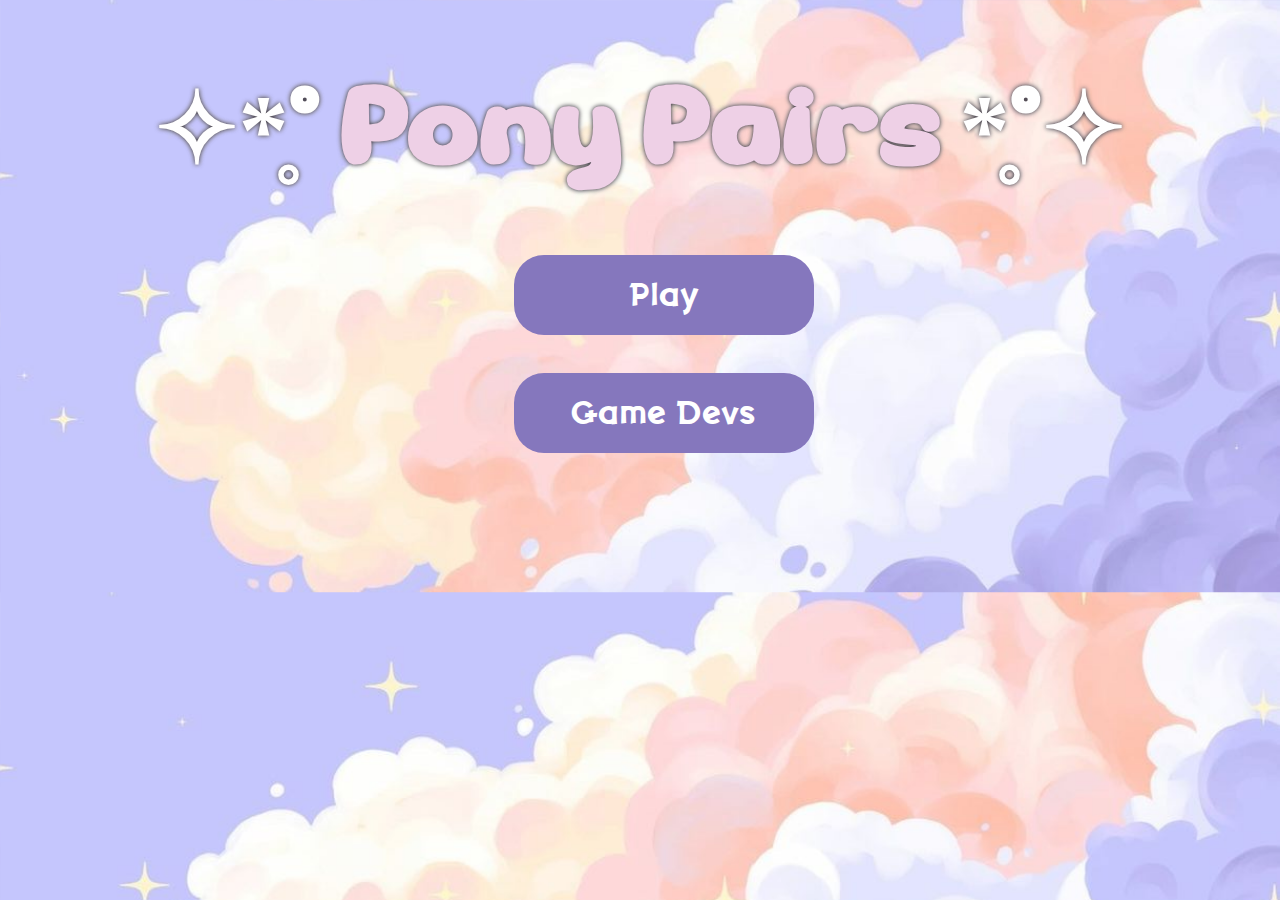
<file: CS3_SA_ALOYAN_GALANG_DAVID/index.html>
<!DOCTYPE html>
<html lang="en">
<head>
    <meta charset="UTF-8">
    <meta name="viewport" content="width=device-width, initial-scale=1.0">
    <title>Index</title>
    <link rel="stylesheet" href="index.css">
    <style>
        body {
            font-family: theren;
            text-align: center;
            background-image: url('indexbg.png');
            background-size: cover;
            background-repeat: repeat;
        }

        @font-face {
            font-family: hexenkotel;
            src: url('TherenRegular-vmrnE.ttf');
        }

        @font-face {
            font-family: theren;
            src: url('Hexenkotel.otf');
        }

        img {
            transition: opacity 0.7s ease-out;
        }
    </style>
</head>
<body>
    <h1><span style="color: white;">✧*̥˚</span> Pony Pairs <span style="color: white;">*̥˚✧</span></h1>
    <a href="game1.html" class="button" onclick="startGame()">Play</a>
    <a href="Devs.html" class="button">Game Devs</a>
</body>
</html>
</file>
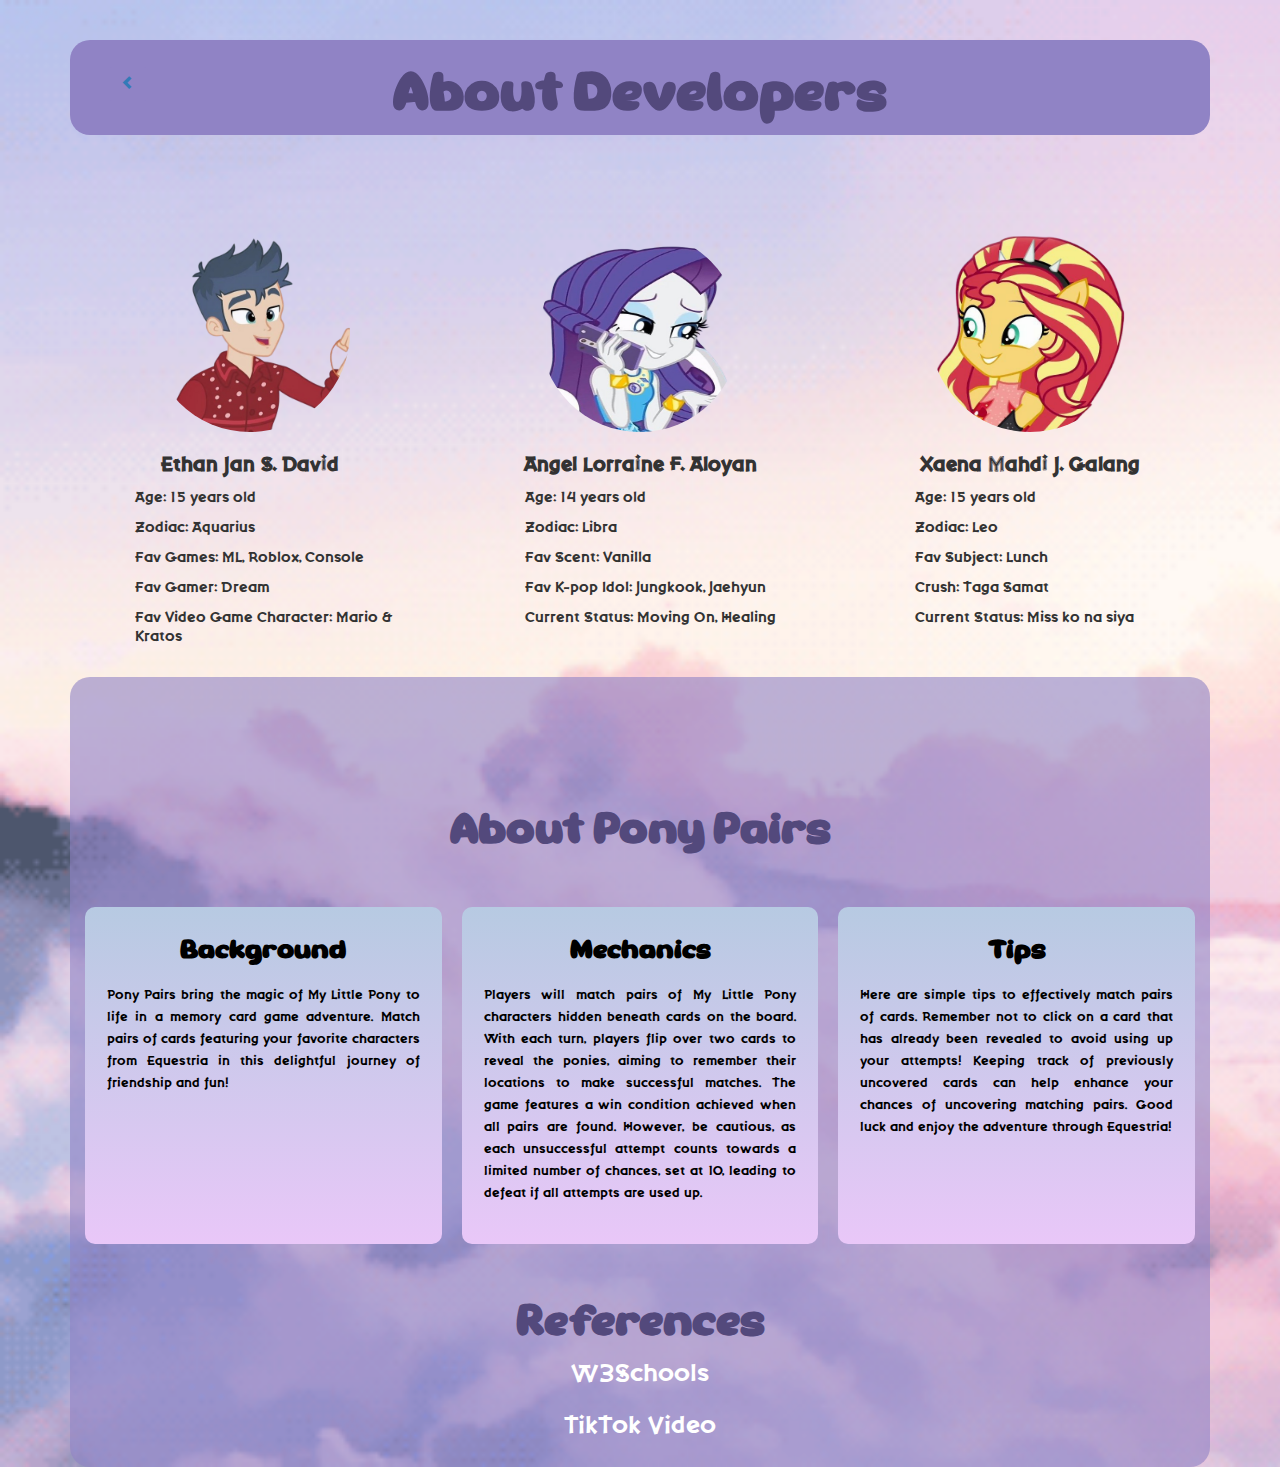
<file: CS3_SA_ALOYAN_GALANG_DAVID/Devs.html>
<!DOCTYPE html>
<html lang="en">
<head>
    <meta charset="UTF-8">
    <meta name="viewport" content="width=device-width, initial-scale=1.0">
    <title>About Developers</title>
    <link rel="stylesheet" href="devs.css">
    <link rel="stylesheet" href="https://maxcdn.bootstrapcdn.com/bootstrap/3.4.1/css/bootstrap.min.css">
    <script src="https://ajax.googleapis.com/ajax/libs/jquery/3.7.1/jquery.min.js"></script>
    <script src="https://maxcdn.bootstrapcdn.com/bootstrap/3.4.1/js/bootstrap.min.js"></script>
    <style>
        body {
            background-image: url('bgabtus.gif');
            background-repeat: no-repeat;
            background-size: cover;
            font-family: hexenkotel;
        }

        @font-face {
            font-family: hexenkotel;
            src: url('Hexenkotel.otf');
        }

        @font-face {
            font-family: theren;
            src: url('TherenRegular-vmrnE.ttf');
        }
    </style>
</head>
<body>
    <div class="container text-center font">
        <br>
        <br>
        <div class="textstyle">
            <div class="container col-sm-1">
                <a class="btn btn-secondary" href="index.html" style="background-color: rgb(144, 131, 197);"><span class="glyphicon glyphicon-chevron-left"></span></a>
            </div>
            <h1 class="head2">About Developers</h1>
        </div>
        <br><br>
        <div class="row">
            <div class="col-sm-4">
                <img src="ethanol.png" class="img-circle person" alt="Image" height="200" width="200">
                <h3><strong>Ethan Jan S. David</strong></h3>
                <h4>Age: 15 years old</h4>
                <h4>Zodiac: Aquarius</h4>
                <h4>Fav Games: ML, Roblox, Console</h4>
                <h4>Fav Gamer: Dream</h4>
                <h4>Fav Video Game Character: Mario & Kratos</h4>
            </div>
            <div class="col-sm-4">
                <img src="Angel.png" class="img-circle person" alt="Image" height="200" width="200">
                <h3><strong>Angel Lorraine F. Aloyan</strong></h3>
                <h4>Age: 14 years old</h4>
                <h4>Zodiac: Libra</h4>
                <h4>Fav Scent: Vanilla</h4>
                <h4>Fav K-pop Idol: Jungkook, Jaehyun</h4>
                <h4>Current Status: Moving On, Healing</h4>
            </div>
            <div class="col-sm-4">
                <img src="Madhi.png" class="img-circle person" alt="Image" height="200" width="200">
                <h3><strong>Xaena Mahdi J. Galang</strong></h3>
                <h4>Age: 15 years old</h4>
                <h4>Zodiac: Leo</h4>
                <h4>Fav Subject: Lunch</h4>
                <h4>Crush: Taga Samat</h4>
                <h4>Current Status: Miss ko na siya</h4>
            </div>
        </div>
        <br>
        <div class="tipsbox">
            <section class="abt">
                <h1 class="head">About Pony Pairs</h1>
                <div class="row">
                    <div class="about-col">
                        <h3 class="he3">
                            Background
                        </h3>
                        <p>Pony Pairs bring the magic of My Little Pony to life in a memory card game adventure. Match pairs of cards featuring your favorite characters from Equestria in this delightful journey of friendship and fun!</p>
                    </div>
                    <div class="about-col">
                        <h3 class="he3">
                            Mechanics
                        </h3>
                        <p>Players will match pairs of My Little Pony characters hidden beneath cards on the board. With each turn, players flip over two cards to reveal the ponies, aiming to remember their locations to make successful matches. The game features a win condition achieved when all pairs are found. However, be cautious, as each unsuccessful attempt counts towards a limited number of chances, set at 10, leading to defeat if all attempts are used up.</p>
                    </div>
                    <div class="about-col">
                        <h3 class="he3">
                            Tips
                        </h3>
                        <p>Here are simple tips to effectively match pairs of cards. Remember not to click on a card that has already been revealed to avoid using up your attempts! Keeping track of previously uncovered cards can help enhance your chances of uncovering matching pairs. Good luck and enjoy the adventure through Equestria!</p>
                    </div>
                </div>
                <h1 class="ha">References</h1>
                <p class="pro"><a class="pros" href="https://www.w3schools.com">W3Schools</a></p>
                <p class="pro"><a class="pros" href="https://www.tiktok.com/@alphatechin.id/video/7258612171985276165">TikTok Video</a></p>
            </section>
        </div>
    </div>
</body>
</html>
</file>
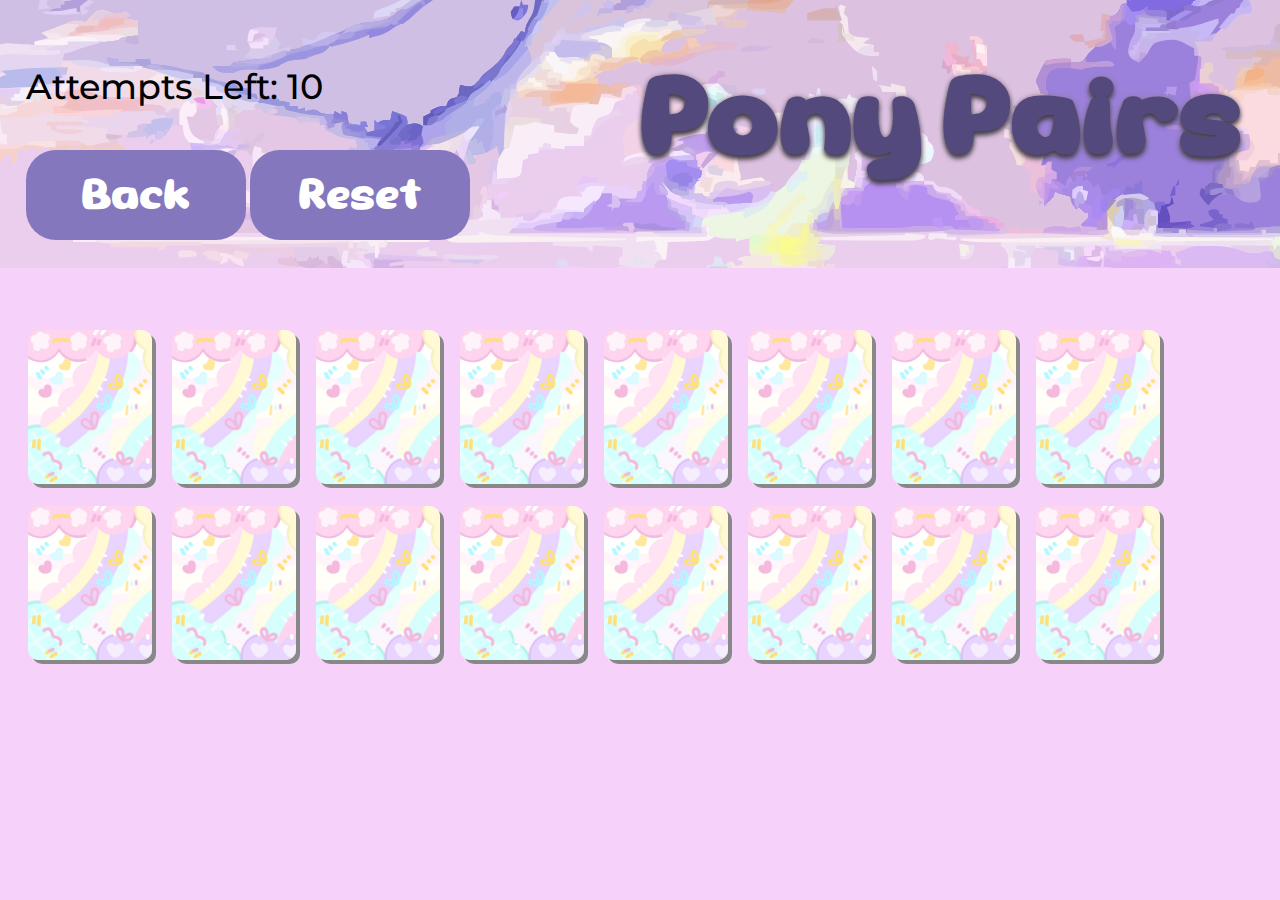
<file: CS3_SA_ALOYAN_GALANG_DAVID/game1.html>
<!DOCTYPE html>
<html lang="en">
<head>
    <meta charset="UTF-8">
    <meta name="viewport" content="width=device-width, initial-scale=1.0">
    <title>Memory Card Game</title>
    <link rel="preconnect" href="https://fonts.googleapis.com">
    <link rel="preconnect" href="https://fonts.gstatic.com" crossorigin>
    <link href="https://fonts.googleapis.com/css2?family=Montserrat:ital,wght@0,100..900;1,100..900&display=swap" rel="stylesheet">
    <link rel="stylesheet" href="game1.css">
    <script>
        var attempts = 0;
        var maxAttempts = 10;
        var flippedCards = [];
        var matchedCards = 0;
        var cards = [
            'twilight.jpg', 'rdash.jpg', 'pie.jpg', 'rarity.jpg',
            'aj.jpg', 'fluttershy.jpg', 'celes.jpg', 'luna.jpg',
            'twilight.jpg', 'rdash.jpg', 'pie.jpg', 'rarity.jpg',
            'aj.jpg', 'fluttershy.jpg', 'celes.jpg', 'luna.jpg'
        ];
    
        function shuffleCards() {
            for (var i = cards.length - 1; i > 0; i--) {
                var j = Math.floor(Math.random() * (i + 1));
                var temp = cards[i];
                cards[i] = cards[j];
                cards[j] = temp;
            }
        }
    
        function createBoard() {
            shuffleCards();
            var gameBoard = document.getElementById('gameBoard');
            var index = 0;
            for (var i = 0; i < 2; i++) {
                var row = document.createElement('tr');
                for (var j = 0; j < 8; j++) {
                    var card = document.createElement('td');
                    card.className = 'card';
                    card.dataset.index = index;
                    card.onclick = flipCard;
                    row.appendChild(card);
                    index++;
                }
                gameBoard.appendChild(row);
            }
            updateAttemptsDisplay();
        }
    
        function flipCard() {
            if (flippedCards.length < 2 && !this.classList.contains('flipped')) {
                this.style.background = 'url(' + cards[this.dataset.index] + ') no-repeat';
                this.style.backgroundSize = 'cover';
                this.classList.add('flipped');
                flippedCards.push(this);
    
                if (flippedCards.length === 2) {
                    setTimeout(checkMatch, 1000);
                }
            }
        }
    
        function checkMatch() {
            var card1 = flippedCards[0];
            var card2 = flippedCards[1];
            if (cards[card1.dataset.index] === cards[card2.dataset.index]) {
                card1.onclick = null;
                card2.onclick = null;
                matchedCards += 2;
                if (matchedCards === cards.length) {
                    alert('Congratulations! You won!');
                    resetGame();
                }
            } else {
                card1.style.background = 'url(cover.jpg) no-repeat';
                card2.style.background = 'url(cover.jpg) no-repeat';
                card1.style.backgroundSize = 'cover';
                card2.style.backgroundSize = 'cover';
                card1.classList.remove('flipped');
                card2.classList.remove('flipped');
                attempts++;
                updateAttemptsDisplay();
            }
            flippedCards = [];
            if (attempts >= maxAttempts) {
                gameOver();
            }
        }
    
        function gameOver() {
            alert("You lost! Click OK to restart.");
            resetGame();
        }
    
        function resetGame() {
            attempts = 0;
            matchedCards = 0;
            flippedCards = [];
            var gameBoard = document.getElementById('gameBoard');
            gameBoard.innerHTML = '';
            createBoard();
        }
    
        function updateAttemptsDisplay() {
            document.getElementById('attemptsLeftNo').innerText = maxAttempts - attempts;
        }
    
        window.onload = createBoard;
    </script>
    <style>
        @font-face {
            font-family: hexenkotel;
            src: url('TherenRegular-vmrnE.ttf');
        }
        .card {
            width: 120px;
            height: 150px;
            margin: 10px;
            padding: 2px;
            border: none;
            border-radius: 10px;
            box-shadow: 4px 4px #888888;
            display: inline-block;
            background: url('cover.jpg') no-repeat;
            background-size: cover;
            cursor: pointer;
            transition: transform 0.5s ease;
        }

        .card.flipped {
            transform: rotateY(180deg);
        }

        .jumbotron {
            background-image: url('jumbo.svg');
            background-size: cover;
            background-position: center;
            height: 250px;
            padding-top: 20px;
            margin-top: -10px;
            margin-left: -10px;
            margin-right: -8px;
        }
    </style>
</head>
<body>
    <div class="jumbotron">
        <h1>Pony Pairs</h1>
        <p id="attemptsLeft">Attempts Left: <span id="attemptsLeftNo"></span></p>
        <div class="buttons">
            <button onclick="history.back()">Back</button>
            <button onclick="resetGame()">Reset</button>
        </div>
    </div>
    <div id="gameContainer">
        <table id="gameBoard"></table>
    </div>
</body>
</html>
</file>
<file: CS3_SA_ALOYAN_GALANG_DAVID/index.css>
#game-image {
  margin-top: auto;
}

h1{
    font-family: hexenkotel;
    font-size: 100px;
    font-weight: bold;
    color:#eed0e6;
    text-shadow: 0 0 5px #27212c, 0 0 5px #e0e0e0;
}

.button {
    display: block;
    width: 300px;
    height: 80px;
    margin-left: 40%;
    margin-top: 3%;
    background-color: rgb(133, 119, 189);
    color: white;
    border: none;
    border-radius: 30px;
    font-size: 40px;
    cursor: pointer;
    transition: background-color 0.3s;
    animation-play-state: paused;
    text-decoration: none;
    line-height: 80px;
}

.button:hover {
  background-color: rgb(144, 131, 197);
  animation: buttonHover 0.5s infinite alternate;
}

@keyframes buttonHover {
    0% {
        transform: translateY(0);
    }
    100% {
        transform: translateY(-10px);
    }
}

.game-button {
    display: none;
}

.loading-screen {
    position: fixed;
    top: 0;
    left: 0;
    width: 100%;
    height: 95%;
    display: flex;
    justify-content: center;
    align-items: center;
    z-index: 1;
    animation: fade 1.2s ease-in-out forwards;
}

.loading-screen img {
  min-width: 100%;
}

@keyframes fade {
    0% {
        opacity: 0;
    }
    100% {
        opacity: 1;
    }
}
</file>
<file: CS3_SA_ALOYAN_GALANG_DAVID/devs.css>
.textstyle{
    background-color: rgb(144, 131, 197);
    color:aliceblue;
    font-weight: bold;
    border-radius: 20px;
    width: auto;
    height: auto;
    padding: 5px 100px 5px 15px;
    font-size: 50px;
}

.btn-secondary {
    font-size: 30px;
    padding: 20px 30px; 
}

.ha{
    font-size: 40px;
    font-weight: 600;
    font-family: theren;
    margin-top: 50px;
    color:rgb(83, 73, 124);
}

.pro{
    color: #000000;
    font-size: 30px;
    font-weight: 300;
    padding: 10px;
    text-align: center;
  }

  .pros{
    color:rgb(255, 255, 255)
  }
  .pros:hover{
    color:rgb(53, 49, 70);
    text-decoration: none;
  }

h4{
    text-align: left;
    margin-left: 65px;
}

.tipsbox{
    background-color: rgba(144, 131, 197, 0.603);
    color:rgb(0, 0, 0);
    font-weight: bold;
    border-radius: 20px;
    width: auto;
    height: auto;
    padding:10px;
    font-size: 50px;
}
img:hover {
    background-color:rgb(136, 80, 188);
}
/*about*/
.abt {
    width: 100%;
    margin: auto;
    text-align: center;
    padding-top: 100px;
  }
  
  
  .head{
    font-size: 40px;
    font-weight: 600;
    font-family: theren;
    color:rgb(83, 73, 124);
  }

  .head2{
    font-size: 50px;
    font-weight: 600;
    font-family: theren;
    color:rgb(83, 73, 124);
  }
  
  p {
    color: #000000;
    font-size: 16px;
    font-weight: 300;
    line-height: 22px;
    padding: 10px;
    margin-left: 10px;
    text-align: justify;
  }
  
  .row {
    margin-top: 5%;
    display: flex;
    justify-content: space-between;
  }
  
  .about-col {
    flex-basis: 31%;
    background-image: linear-gradient(rgb(183, 202, 226), rgb(233, 199, 248));
    border-radius: 10px;
    margin-bottom: 5px;
    padding: 20px 12px;
    box-sizing: border-box;
  }
  
  .about-col img {
    object-fit: contain;
    width: 100px;
    height: 200px;
  }
  
  .he3{
    text-align: center;
    font-family: theren;
    font-weight: 600;
    margin: 10px 0;
    font-size: 24px;
  }
  
  p {
    text-align: justify;
    margin: 9px 0;
  }
  
  .about-col:hover {
    box-shadow: 0 0 20px 0px rgba(0, 0, 0, 0.2);
    transition: 0.5s;
  }
  
  @media (max-width: 700px) {
    .row {
      flex-direction: column;
    }
  }
</file>
<file: CS3_SA_ALOYAN_GALANG_DAVID/game1.css>
#gameContainer {
    position: relative;
}

body{
    background-color: #f6d1fa;
}
h1 {
font-family: hexenkotel;
font-size: 100px;
font-weight: bold;
color:rgb(83, 73, 124);
text-shadow: 0 4px 5px #423e46, 0 0 5px #958597;
position: absolute;
top: -10px;
left: 50%; 
}

#attemptsLeft {
position: absolute;
top: 30px;
left: 2%;
font-family: montserrat;
font-weight: 500;
font-size:35px;
}

#gameBoard {
margin: 0;
float: right;
margin-top: 50px;
margin-right: 100px;
}

.buttons {
position:absolute;
top: 150px;
left:2%; 
}

.buttons button {
width: 220px;
height: 90px;
background-color: rgb(133, 119, 189);
color: white;
border: none;
border-radius: 30px;
font-family: hexenkotel;
font-size: 40px;
cursor: pointer;
transition: background-color 0.3s;
animation-play-state: paused;
text-decoration: none;
line-height: 20px;
}

button:hover {
background-color: #313641 ;
animation: buttonHover 0.5s infinite alternate;
}

@keyframes buttonHover {
0% {
    transform: translateY(0);
}
100% {
    transform: translateY(-10px);
}
}
</file>
